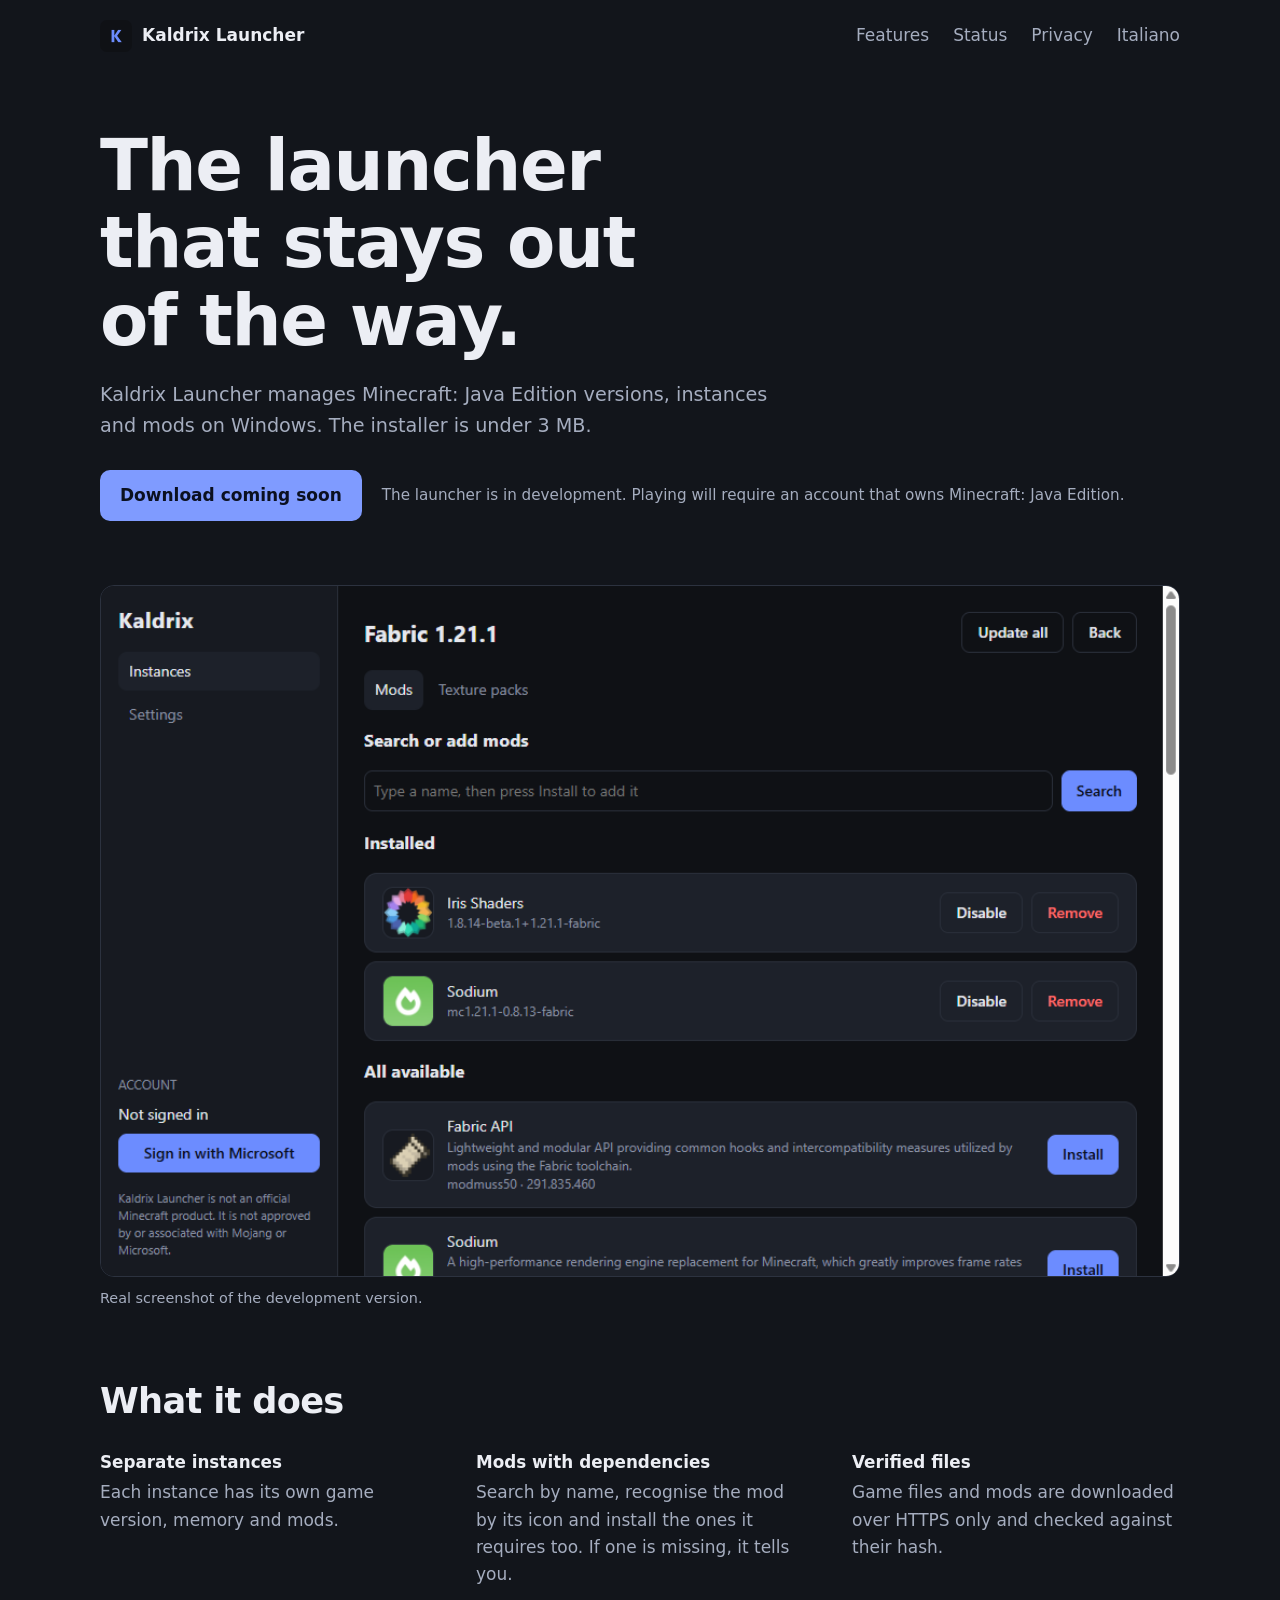
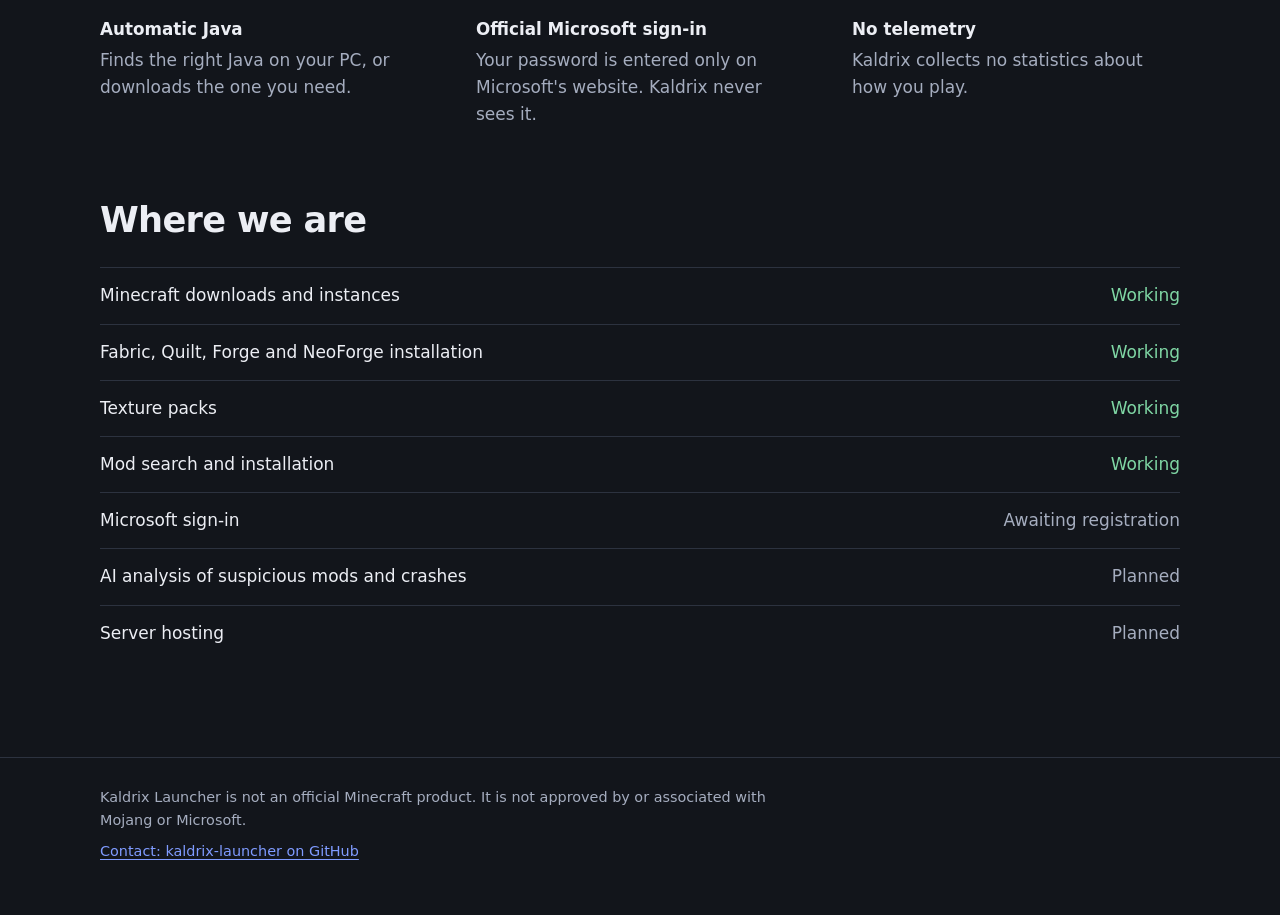
<file: index.html>
<!doctype html>
<html lang="en">
<head>
<meta charset="utf-8">
<meta name="viewport" content="width=device-width, initial-scale=1">
<title>Kaldrix Launcher</title>
<meta name="description" content="Kaldrix Launcher: a lightweight launcher for Minecraft: Java Edition on Windows, with separate instances and mods.">
<link rel="icon" href="icon.png">
<link rel="stylesheet" href="style.css">
</head>
<body>
<header class="wrap top">
<a class="brand" href="index.html"><img src="icon.png" alt="">Kaldrix Launcher</a>
<a href="index.html#features">Features</a>
<a href="index.html#status">Status</a>
<a href="privacy.html">Privacy</a>
<a href="it.html" lang="it">Italiano</a>
</header>
<main class="wrap">
<div class="hero">
<h1>The launcher that stays out of the way.</h1>
<p class="lead">Kaldrix Launcher manages Minecraft: Java Edition versions, instances and mods on Windows. The installer is under 3 MB.</p>
<div class="cta"><span class="state">Download coming soon</span><span class="note">The launcher is in development. Playing will require an account that owns Minecraft: Java Edition.</span></div>
</div>
<figure class="shot"><img src="launcher.png" width="1000" height="640" alt="Kaldrix Launcher showing a mod search with icons and the list of installed mods"><figcaption>Real screenshot of the development version.</figcaption></figure>
<section id="features"><h2>What it does</h2><div class="list">
<div><h3>Separate instances</h3><p>Each instance has its own game version, memory and mods.</p></div>
<div><h3>Mods with dependencies</h3><p>Search by name, recognise the mod by its icon and install the ones it requires too. If one is missing, it tells you.</p></div>
<div><h3>Verified files</h3><p>Game files and mods are downloaded over HTTPS only and checked against their hash.</p></div>
<div><h3>Automatic Java</h3><p>Finds the right Java on your PC, or downloads the one you need.</p></div>
<div><h3>Official Microsoft sign-in</h3><p>Your password is entered only on Microsoft's website. Kaldrix never sees it.</p></div>
<div><h3>No telemetry</h3><p>Kaldrix collects no statistics about how you play.</p></div>
</div></section>
<section id="status"><h2>Where we are</h2><table><tbody>
<tr><td>Minecraft downloads and instances</td><td class="ok">Working</td></tr>
<tr><td>Fabric, Quilt, Forge and NeoForge installation</td><td class="ok">Working</td></tr>
<tr><td>Texture packs</td><td class="ok">Working</td></tr>
<tr><td>Mod search and installation</td><td class="ok">Working</td></tr>
<tr><td>Microsoft sign-in</td><td>Awaiting registration</td></tr>
<tr><td>AI analysis of suspicious mods and crashes</td><td>Planned</td></tr>
<tr><td>Server hosting</td><td>Planned</td></tr>
</tbody></table></section>
</main>
<footer><div class="wrap"><p>Kaldrix Launcher is not an official Minecraft product. It is not approved by or associated with Mojang or Microsoft.</p><p><a href="https://github.com/kaldrix-launcher">Contact: kaldrix-launcher on GitHub</a></p></div></footer>
</body>
</html>
</file>
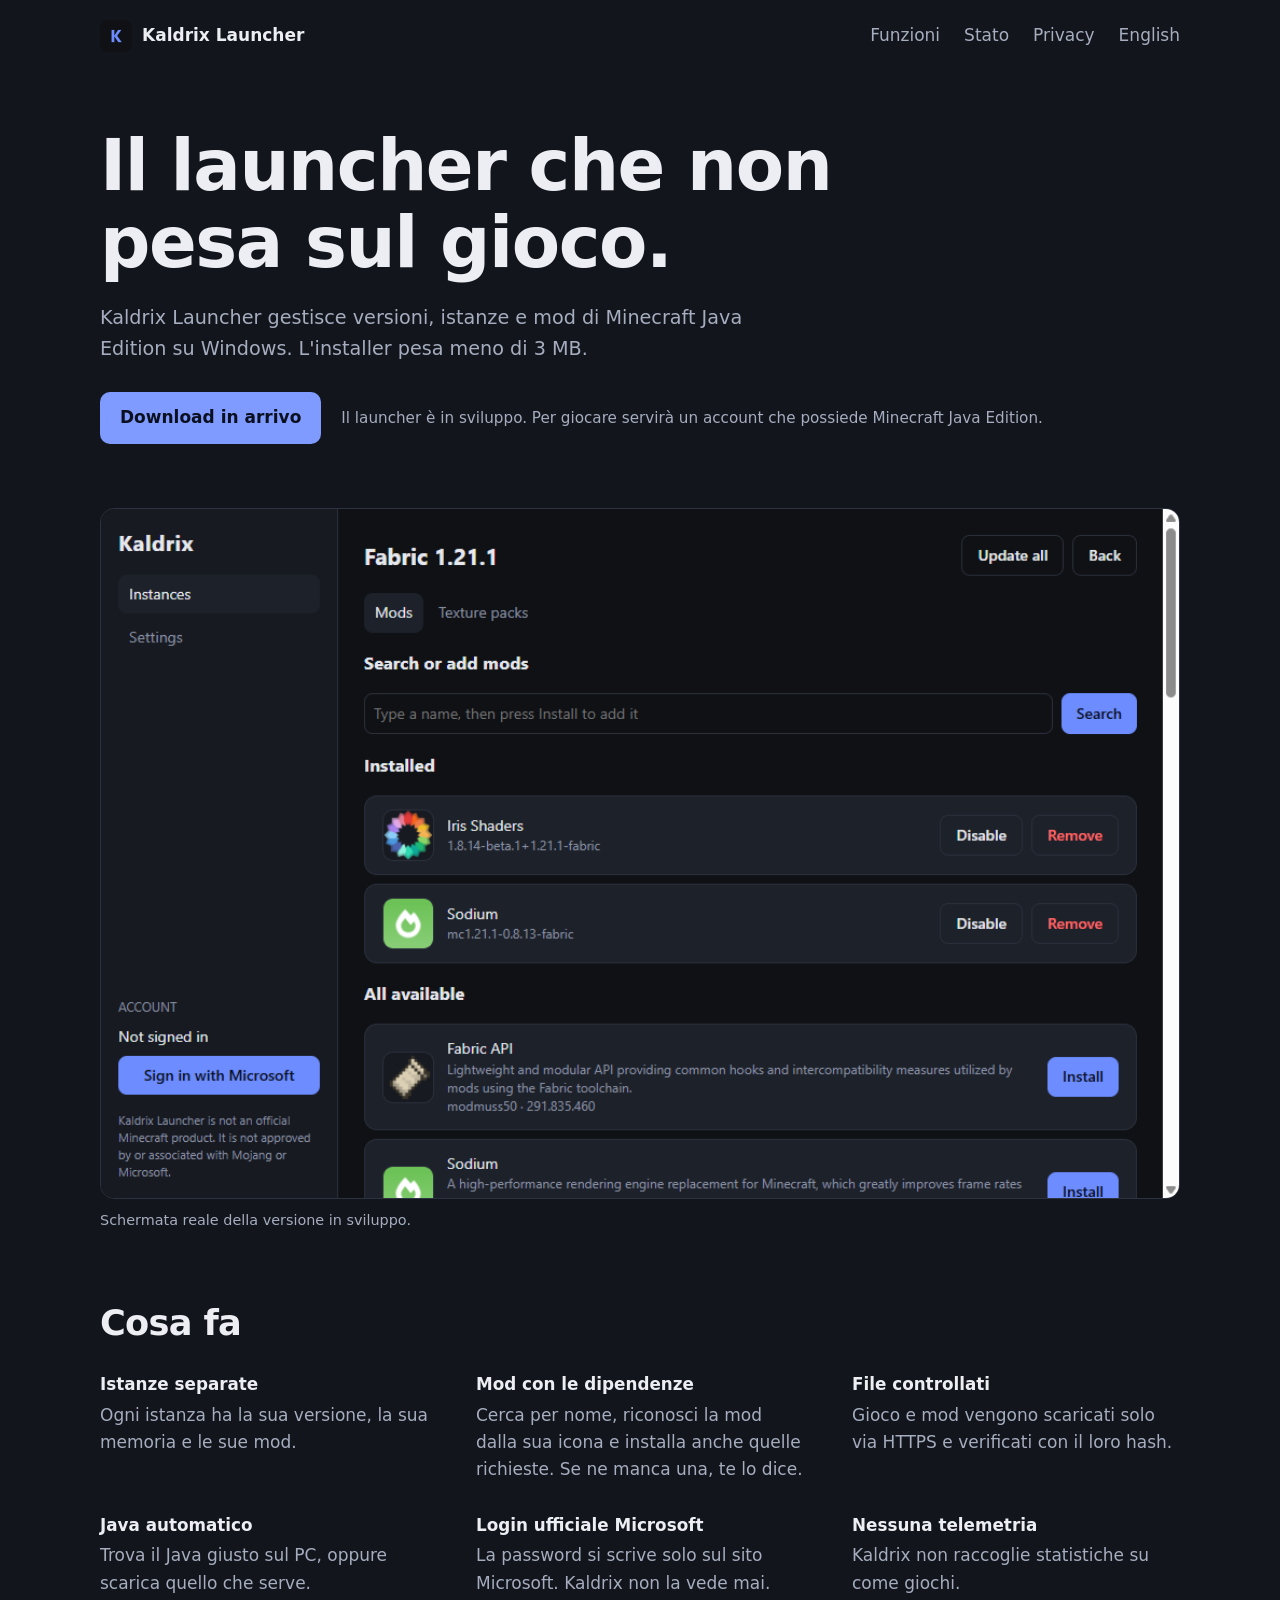
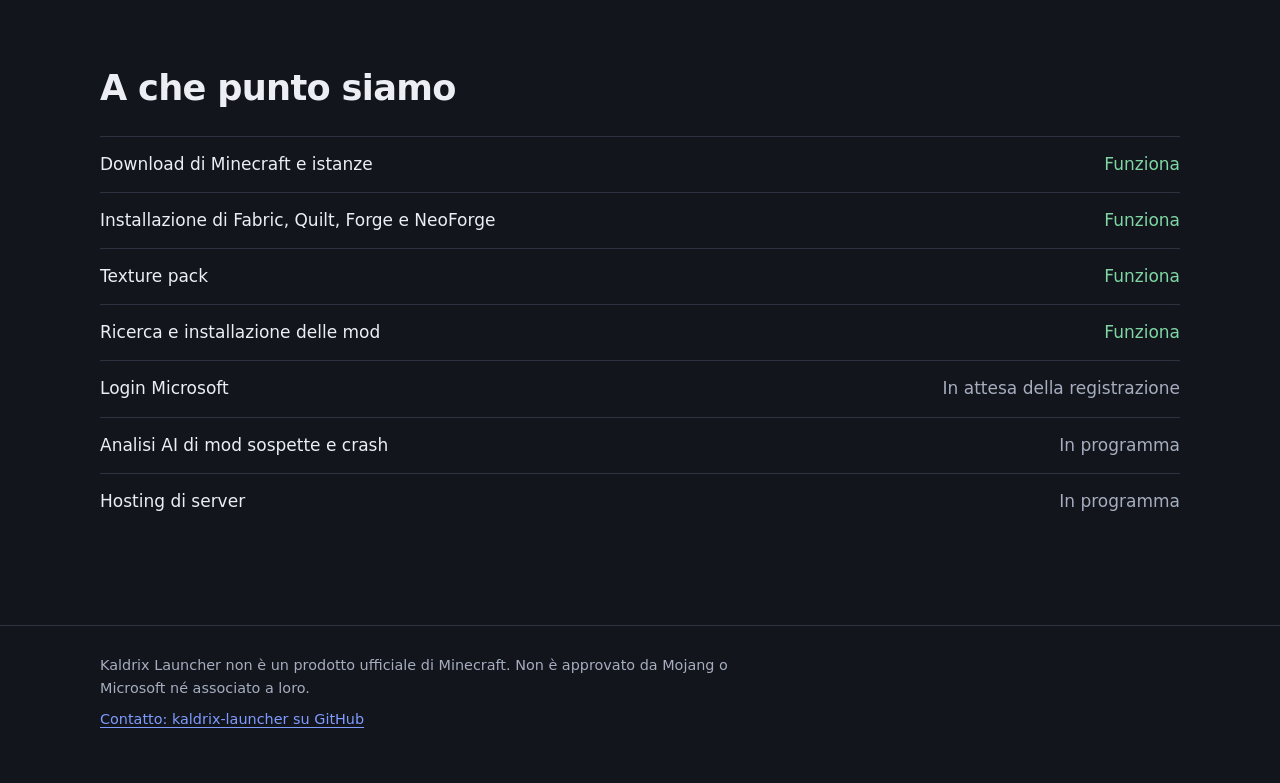
<file: it.html>
<!doctype html>
<html lang="it">
<head>
<meta charset="utf-8">
<meta name="viewport" content="width=device-width, initial-scale=1">
<title>Kaldrix Launcher</title>
<meta name="description" content="Kaldrix Launcher: un launcher leggero per Minecraft Java Edition su Windows, con istanze separate e mod.">
<link rel="icon" href="icon.png">
<link rel="stylesheet" href="style.css">
</head>
<body>
<header class="wrap top">
<a class="brand" href="it.html"><img src="icon.png" alt="">Kaldrix Launcher</a>
<a href="it.html#features">Funzioni</a>
<a href="it.html#status">Stato</a>
<a href="privacy-it.html">Privacy</a>
<a href="index.html" lang="en">English</a>
</header>
<main class="wrap">
<div class="hero">
<h1>Il launcher che non pesa sul gioco.</h1>
<p class="lead">Kaldrix Launcher gestisce versioni, istanze e mod di Minecraft Java Edition su Windows. L'installer pesa meno di 3 MB.</p>
<div class="cta"><span class="state">Download in arrivo</span><span class="note">Il launcher è in sviluppo. Per giocare servirà un account che possiede Minecraft Java Edition.</span></div>
</div>
<figure class="shot"><img src="launcher.png" width="1000" height="640" alt="Schermata di Kaldrix Launcher con la ricerca delle mod, le loro icone e l'elenco delle mod installate"><figcaption>Schermata reale della versione in sviluppo.</figcaption></figure>
<section id="features"><h2>Cosa fa</h2><div class="list">
<div><h3>Istanze separate</h3><p>Ogni istanza ha la sua versione, la sua memoria e le sue mod.</p></div>
<div><h3>Mod con le dipendenze</h3><p>Cerca per nome, riconosci la mod dalla sua icona e installa anche quelle richieste. Se ne manca una, te lo dice.</p></div>
<div><h3>File controllati</h3><p>Gioco e mod vengono scaricati solo via HTTPS e verificati con il loro hash.</p></div>
<div><h3>Java automatico</h3><p>Trova il Java giusto sul PC, oppure scarica quello che serve.</p></div>
<div><h3>Login ufficiale Microsoft</h3><p>La password si scrive solo sul sito Microsoft. Kaldrix non la vede mai.</p></div>
<div><h3>Nessuna telemetria</h3><p>Kaldrix non raccoglie statistiche su come giochi.</p></div>
</div></section>
<section id="status"><h2>A che punto siamo</h2><table><tbody>
<tr><td>Download di Minecraft e istanze</td><td class="ok">Funziona</td></tr>
<tr><td>Installazione di Fabric, Quilt, Forge e NeoForge</td><td class="ok">Funziona</td></tr>
<tr><td>Texture pack</td><td class="ok">Funziona</td></tr>
<tr><td>Ricerca e installazione delle mod</td><td class="ok">Funziona</td></tr>
<tr><td>Login Microsoft</td><td>In attesa della registrazione</td></tr>
<tr><td>Analisi AI di mod sospette e crash</td><td>In programma</td></tr>
<tr><td>Hosting di server</td><td>In programma</td></tr>
</tbody></table></section>
</main>
<footer><div class="wrap"><p>Kaldrix Launcher non è un prodotto ufficiale di Minecraft. Non è approvato da Mojang o Microsoft né associato a loro.</p><p><a href="https://github.com/kaldrix-launcher">Contatto: kaldrix-launcher su GitHub</a></p></div></footer>
</body>
</html>
</file>
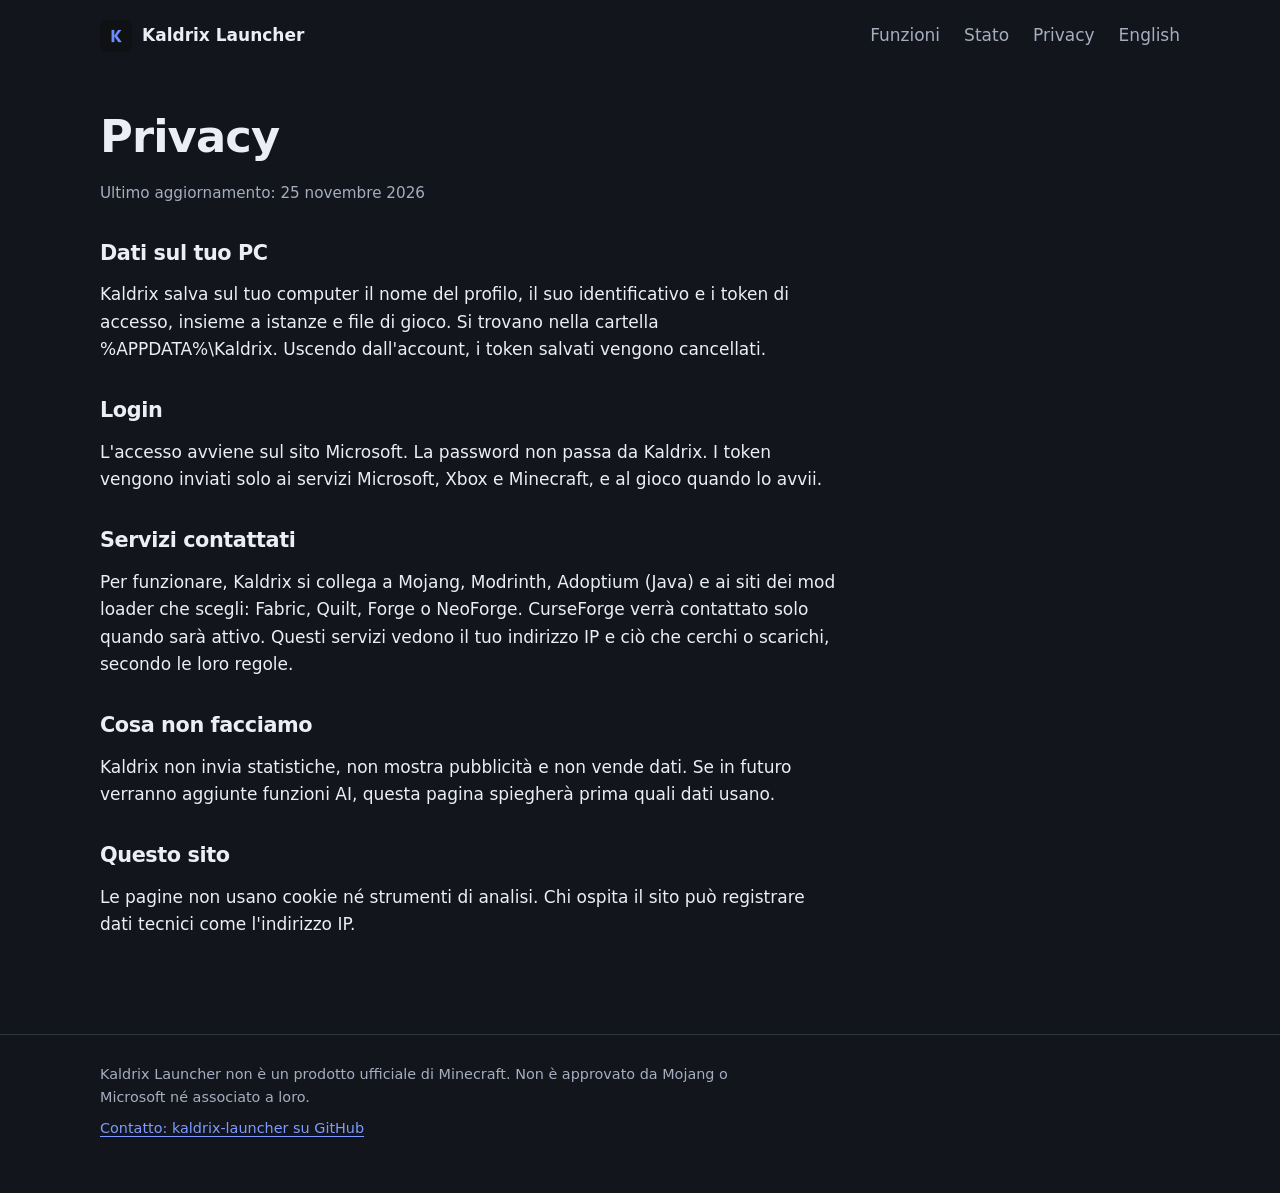
<file: privacy-it.html>
<!doctype html>
<html lang="it">
<head>
<meta charset="utf-8">
<meta name="viewport" content="width=device-width, initial-scale=1">
<title>Privacy – Kaldrix Launcher</title>
<meta name="description" content="Privacy – Kaldrix Launcher">
<link rel="icon" href="icon.png">
<link rel="stylesheet" href="style.css">
</head>
<body>
<header class="wrap top">
<a class="brand" href="it.html"><img src="icon.png" alt="">Kaldrix Launcher</a>
<a href="it.html#features">Funzioni</a>
<a href="it.html#status">Stato</a>
<a href="privacy-it.html">Privacy</a>
<a href="privacy.html" lang="en">English</a>
</header>
<main class="wrap">
<div class="page"><h1>Privacy</h1><p class="note">Ultimo aggiornamento: 25 novembre 2026</p>
<h2>Dati sul tuo PC</h2>
<p>Kaldrix salva sul tuo computer il nome del profilo, il suo identificativo e i token di accesso, insieme a istanze e file di gioco. Si trovano nella cartella %APPDATA%\Kaldrix. Uscendo dall'account, i token salvati vengono cancellati.</p>
<h2>Login</h2>
<p>L'accesso avviene sul sito Microsoft. La password non passa da Kaldrix. I token vengono inviati solo ai servizi Microsoft, Xbox e Minecraft, e al gioco quando lo avvii.</p>
<h2>Servizi contattati</h2>
<p>Per funzionare, Kaldrix si collega a Mojang, Modrinth, Adoptium (Java) e ai siti dei mod loader che scegli: Fabric, Quilt, Forge o NeoForge. CurseForge verrà contattato solo quando sarà attivo. Questi servizi vedono il tuo indirizzo IP e ciò che cerchi o scarichi, secondo le loro regole.</p>
<h2>Cosa non facciamo</h2>
<p>Kaldrix non invia statistiche, non mostra pubblicità e non vende dati. Se in futuro verranno aggiunte funzioni AI, questa pagina spiegherà prima quali dati usano.</p>
<h2>Questo sito</h2>
<p>Le pagine non usano cookie né strumenti di analisi. Chi ospita il sito può registrare dati tecnici come l'indirizzo IP.</p>
</div>
</main>
<footer><div class="wrap"><p>Kaldrix Launcher non è un prodotto ufficiale di Minecraft. Non è approvato da Mojang o Microsoft né associato a loro.</p><p><a href="https://github.com/kaldrix-launcher">Contatto: kaldrix-launcher su GitHub</a></p></div></footer>
</body>
</html>
</file>
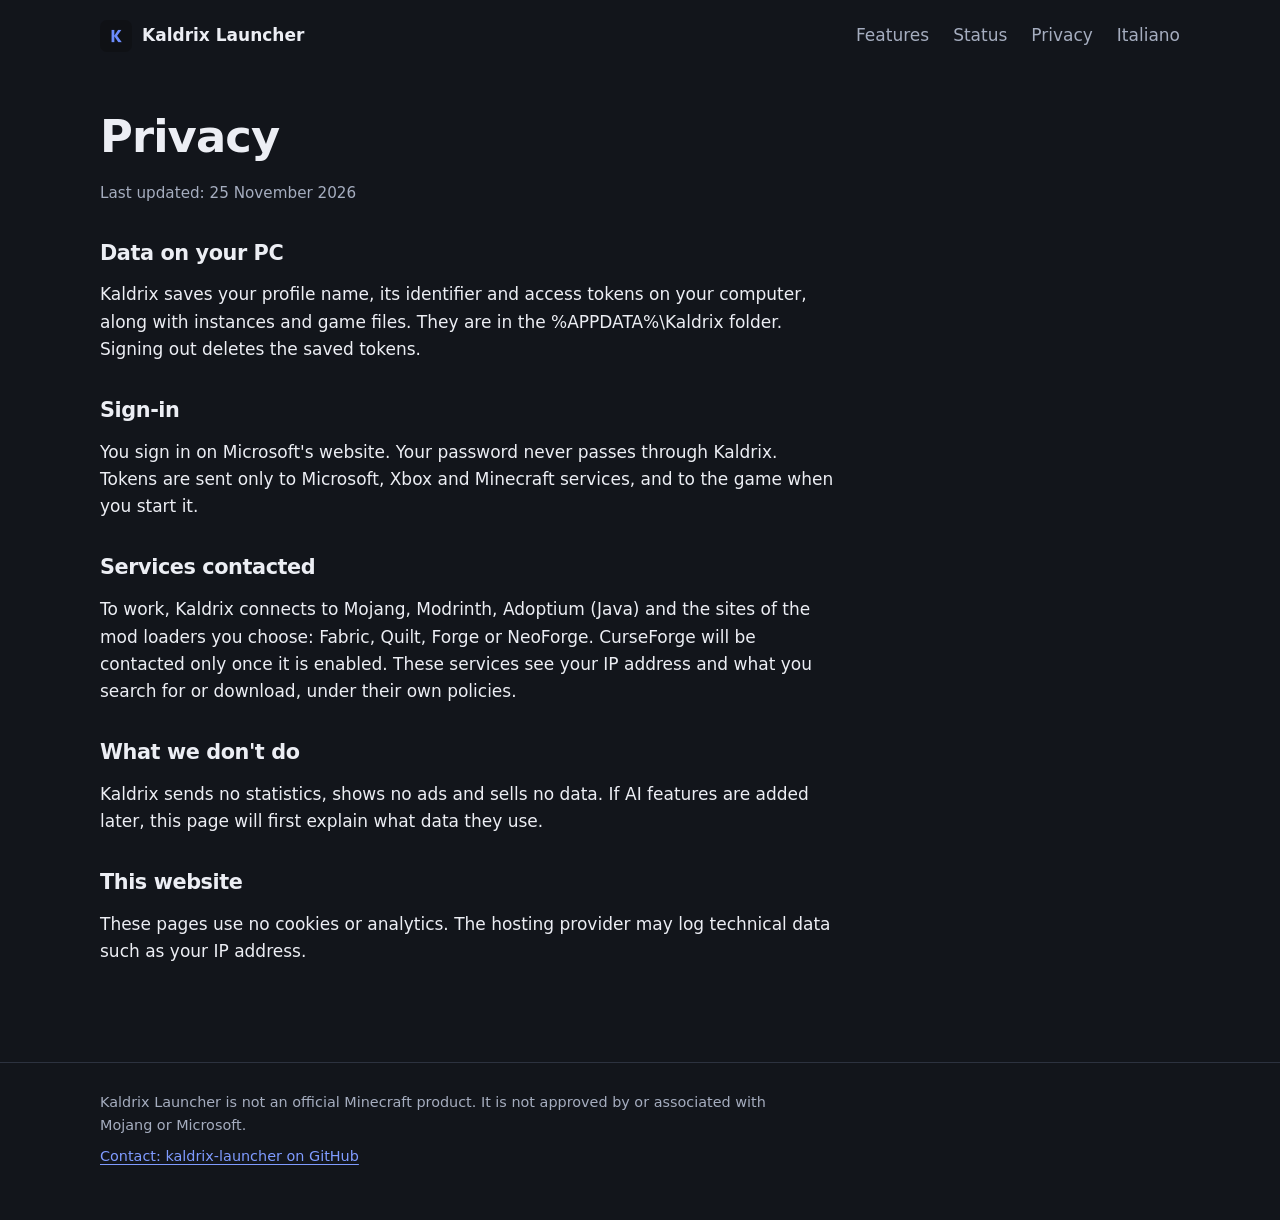
<file: privacy.html>
<!doctype html>
<html lang="en">
<head>
<meta charset="utf-8">
<meta name="viewport" content="width=device-width, initial-scale=1">
<title>Privacy – Kaldrix Launcher</title>
<meta name="description" content="Privacy – Kaldrix Launcher">
<link rel="icon" href="icon.png">
<link rel="stylesheet" href="style.css">
</head>
<body>
<header class="wrap top">
<a class="brand" href="index.html"><img src="icon.png" alt="">Kaldrix Launcher</a>
<a href="index.html#features">Features</a>
<a href="index.html#status">Status</a>
<a href="privacy.html">Privacy</a>
<a href="privacy-it.html" lang="it">Italiano</a>
</header>
<main class="wrap">
<div class="page"><h1>Privacy</h1><p class="note">Last updated: 25 November 2026</p>
<h2>Data on your PC</h2>
<p>Kaldrix saves your profile name, its identifier and access tokens on your computer, along with instances and game files. They are in the %APPDATA%\Kaldrix folder. Signing out deletes the saved tokens.</p>
<h2>Sign-in</h2>
<p>You sign in on Microsoft's website. Your password never passes through Kaldrix. Tokens are sent only to Microsoft, Xbox and Minecraft services, and to the game when you start it.</p>
<h2>Services contacted</h2>
<p>To work, Kaldrix connects to Mojang, Modrinth, Adoptium (Java) and the sites of the mod loaders you choose: Fabric, Quilt, Forge or NeoForge. CurseForge will be contacted only once it is enabled. These services see your IP address and what you search for or download, under their own policies.</p>
<h2>What we don't do</h2>
<p>Kaldrix sends no statistics, shows no ads and sells no data. If AI features are added later, this page will first explain what data they use.</p>
<h2>This website</h2>
<p>These pages use no cookies or analytics. The hosting provider may log technical data such as your IP address.</p>
</div>
</main>
<footer><div class="wrap"><p>Kaldrix Launcher is not an official Minecraft product. It is not approved by or associated with Mojang or Microsoft.</p><p><a href="https://github.com/kaldrix-launcher">Contact: kaldrix-launcher on GitHub</a></p></div></footer>
</body>
</html>
</file>
<file: style.css>
:root {
  --bg: #12151b;
  --raise: #1a1e27;
  --line: #2c323f;
  --text: #eceef4;
  --soft: #a5adbf;
  --accent: #7f9bff;
  --on-accent: #0b1020;
  color-scheme: dark;
}
* { box-sizing: border-box; }
html { scroll-behavior: smooth; }
body {
  margin: 0; background: var(--bg); color: var(--text);
  font: 17px/1.6 "Segoe UI Variable Text", "Segoe UI", system-ui, sans-serif;
}
a { color: var(--accent); text-underline-offset: 3px; }
a:focus-visible { outline: 3px solid var(--accent); outline-offset: 3px; border-radius: 4px; }
.wrap { width: min(1080px, 100% - 40px); margin-inline: auto; }

.top { display: flex; align-items: center; gap: 12px 24px; padding: 20px 0; flex-wrap: wrap; }
.brand { display: flex; align-items: center; gap: 10px; font-weight: 700; color: var(--text); text-decoration: none; margin-right: auto; }
.brand img { width: 32px; height: 32px; border-radius: 7px; }
.top a:not(.brand) { color: var(--soft); text-decoration: none; }
.top a:not(.brand):hover { color: var(--text); text-decoration: underline; }

h1, h2 { font-family: "Segoe UI Variable Display", "Segoe UI", system-ui, sans-serif; text-wrap: balance; line-height: 1.1; letter-spacing: -0.02em; }
h1 { font-size: clamp(2.4rem, 6.5vw, 4.4rem); margin: 0 0 20px; max-width: 15ch; }
h2 { font-size: clamp(1.6rem, 3.5vw, 2.2rem); margin: 0 0 28px; }
h3 { margin: 0 0 4px; font-size: 1.05rem; }
.hero { padding: 56px 0 40px; }
.lead { font-size: 1.2rem; color: var(--soft); max-width: 56ch; margin: 0 0 28px; }
.cta { display: flex; align-items: center; gap: 14px 20px; flex-wrap: wrap; }
.state { background: var(--accent); color: var(--on-accent); font-weight: 650; padding: 12px 20px; border-radius: 10px; }
.note { color: var(--soft); font-size: 0.95rem; }

.shot { margin: 24px 0 0; }
.shot img { display: block; width: 100%; height: auto; border: 1px solid var(--line); border-radius: 14px; }
figcaption { color: var(--soft); font-size: 0.9rem; margin-top: 10px; }

section { padding: 72px 0 0; }
.list { display: grid; grid-template-columns: repeat(auto-fit, minmax(min(100%, 300px), 1fr)); gap: 28px 48px; }
.list p { margin: 0; color: var(--soft); }
table { width: 100%; border-collapse: collapse; }
td { padding: 14px 0; border-top: 1px solid var(--line); vertical-align: top; }
td:last-child { text-align: right; color: var(--soft); padding-left: 20px; }
.ok { color: #7fd6a4 !important; }
.page { max-width: 68ch; padding-top: 40px; }
.page h1 { font-size: clamp(2rem, 5vw, 2.8rem); }
.page h2 { font-size: 1.3rem; margin: 36px 0 8px; }

footer { margin-top: 96px; padding: 28px 0 44px; border-top: 1px solid var(--line); color: var(--soft); font-size: 0.9rem; }
footer p { max-width: 75ch; margin: 0 0 8px; }
@media (prefers-reduced-motion: reduce) { html { scroll-behavior: auto; } }
</file>
